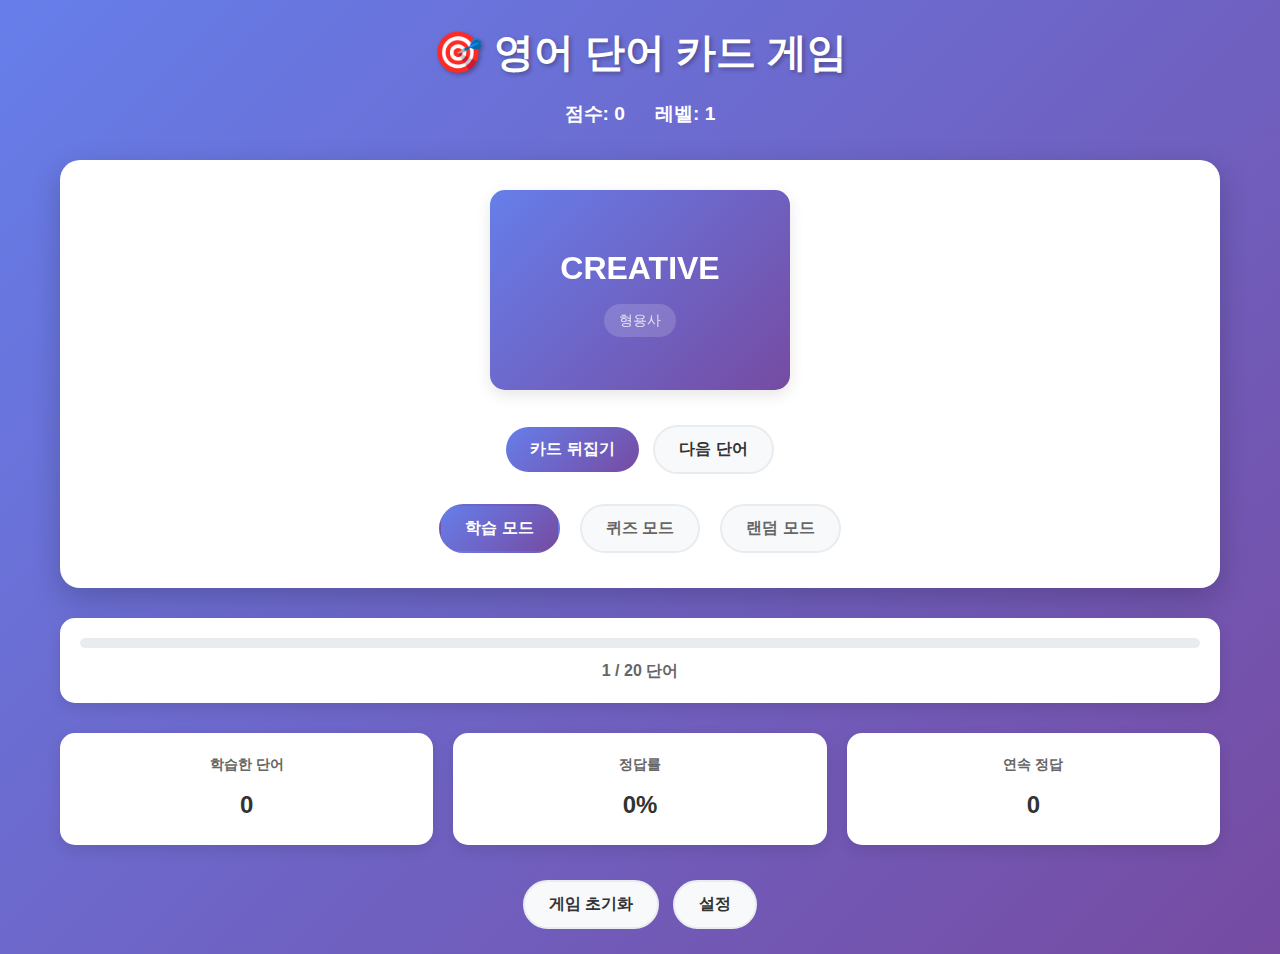
<file: index.html>
<!DOCTYPE html>
<html lang="ko">
<head>
    <meta charset="UTF-8">
    <meta name="viewport" content="width=device-width, initial-scale=1.0">
    <title>영어 단어 카드 게임</title>
    <link rel="stylesheet" href="style.css">
</head>
<body>
    <div class="container">
        <header>
            <h1>🎯 영어 단어 카드 게임</h1>
            <div class="score-board">
                <div class="score">점수: <span id="score">0</span></div>
                <div class="level">레벨: <span id="level">1</span></div>
            </div>
        </header>

        <main>
            <div class="game-area">
                <div class="card-container">
                    <div class="card" id="word-card">
                        <div class="card-front">
                            <h2 id="word-display">HELLO</h2>
                            <p class="word-type" id="word-type">명사</p>
                        </div>
                        <div class="card-back">
                            <h2 id="meaning-display">안녕하세요</h2>
                            <p class="pronunciation" id="pronunciation">[həˈloʊ]</p>
                        </div>
                    </div>
                </div>

                <div class="controls">
                    <button id="flip-btn" class="btn primary">카드 뒤집기</button>
                    <button id="next-btn" class="btn secondary">다음 단어</button>
                </div>

                <div class="quiz-section" id="quiz-section" style="display: none;">
                    <h3>퀴즈 모드</h3>
                    <p id="quiz-question">이 단어의 뜻은 무엇인가요?</p>
                    <div class="quiz-options" id="quiz-options">
                        <!-- 선택지가 여기에 동적으로 추가됩니다 -->
                    </div>
                    <div class="quiz-result" id="quiz-result"></div>
                </div>

                <div class="game-modes">
                    <button id="study-mode" class="btn mode-btn active">학습 모드</button>
                    <button id="quiz-mode" class="btn mode-btn">퀴즈 모드</button>
                    <button id="random-mode" class="btn mode-btn">랜덤 모드</button>
                </div>
            </div>

            <div class="progress-section">
                <div class="progress-bar">
                    <div class="progress-fill" id="progress-fill"></div>
                </div>
                <p class="progress-text">
                    <span id="current-word">1</span> / <span id="total-words">20</span> 단어
                </p>
            </div>

            <div class="stats">
                <div class="stat-item">
                    <h4>학습한 단어</h4>
                    <span id="learned-count">0</span>
                </div>
                <div class="stat-item">
                    <h4>정답률</h4>
                    <span id="accuracy">0%</span>
                </div>
                <div class="stat-item">
                    <h4>연속 정답</h4>
                    <span id="streak">0</span>
                </div>
            </div>
        </main>

        <footer>
            <button id="reset-btn" class="btn secondary">게임 초기화</button>
            <button id="settings-btn" class="btn secondary">설정</button>
        </footer>
    </div>

    <!-- 설정 모달 -->
    <div class="modal" id="settings-modal">
        <div class="modal-content">
            <h3>게임 설정</h3>
            <div class="setting-item">
                <label for="difficulty">난이도:</label>
                <select id="difficulty">
                    <option value="easy">쉬움 (기초 단어)</option>
                    <option value="medium" selected>보통 (중급 단어)</option>
                    <option value="hard">어려움 (고급 단어)</option>
                </select>
            </div>
            <div class="setting-item">
                <label for="card-count">단어 수:</label>
                <select id="card-count">
                    <option value="10">10개</option>
                    <option value="20" selected>20개</option>
                    <option value="50">50개</option>
                </select>
            </div>
            <div class="modal-buttons">
                <button id="save-settings" class="btn primary">저장</button>
                <button id="close-modal" class="btn secondary">닫기</button>
            </div>
        </div>
    </div>

    <script src="script.js"></script>
</body>
</html>
</file>
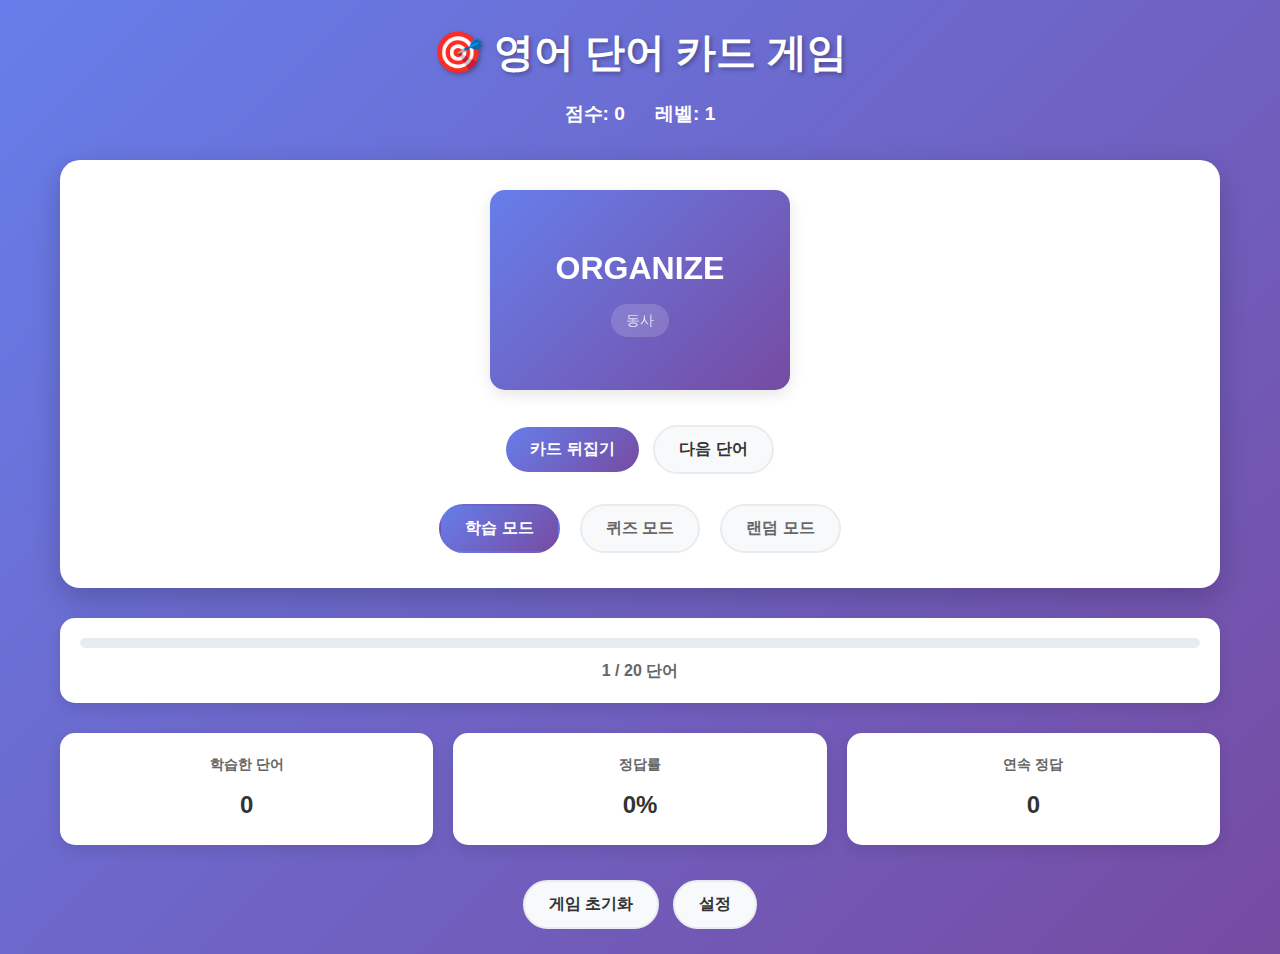
<file: english-card-game.html>
<!DOCTYPE html>
<html lang="ko">
<head>
    <meta charset="UTF-8">
    <meta name="viewport" content="width=device-width, initial-scale=1.0">
    <title>영어 단어 카드 게임</title>
    <link rel="stylesheet" href="style.css">
</head>
<body>
    <div class="container">
        <header>
            <h1>🎯 영어 단어 카드 게임</h1>
            <div class="score-board">
                <div class="score">점수: <span id="score">0</span></div>
                <div class="level">레벨: <span id="level">1</span></div>
            </div>
        </header>

        <main>
            <div class="game-area">
                <div class="card-container">
                    <div class="card" id="word-card">
                        <div class="card-front">
                            <h2 id="word-display">HELLO</h2>
                            <p class="word-type" id="word-type">명사</p>
                        </div>
                        <div class="card-back">
                            <h2 id="meaning-display">안녕하세요</h2>
                            <p class="pronunciation" id="pronunciation">[həˈloʊ]</p>
                        </div>
                    </div>
                </div>

                <div class="controls">
                    <button id="flip-btn" class="btn primary">카드 뒤집기</button>
                    <button id="next-btn" class="btn secondary">다음 단어</button>
                </div>

                <div class="quiz-section" id="quiz-section" style="display: none;">
                    <h3>퀴즈 모드</h3>
                    <p id="quiz-question">이 단어의 뜻은 무엇인가요?</p>
                    <div class="quiz-options" id="quiz-options">
                        <!-- 선택지가 여기에 동적으로 추가됩니다 -->
                    </div>
                    <div class="quiz-result" id="quiz-result"></div>
                </div>

                <div class="game-modes">
                    <button id="study-mode" class="btn mode-btn active">학습 모드</button>
                    <button id="quiz-mode" class="btn mode-btn">퀴즈 모드</button>
                    <button id="random-mode" class="btn mode-btn">랜덤 모드</button>
                </div>
            </div>

            <div class="progress-section">
                <div class="progress-bar">
                    <div class="progress-fill" id="progress-fill"></div>
                </div>
                <p class="progress-text">
                    <span id="current-word">1</span> / <span id="total-words">20</span> 단어
                </p>
            </div>

            <div class="stats">
                <div class="stat-item">
                    <h4>학습한 단어</h4>
                    <span id="learned-count">0</span>
                </div>
                <div class="stat-item">
                    <h4>정답률</h4>
                    <span id="accuracy">0%</span>
                </div>
                <div class="stat-item">
                    <h4>연속 정답</h4>
                    <span id="streak">0</span>
                </div>
            </div>
        </main>

        <footer>
            <button id="reset-btn" class="btn secondary">게임 초기화</button>
            <button id="settings-btn" class="btn secondary">설정</button>
        </footer>
    </div>

    <!-- 설정 모달 -->
    <div class="modal" id="settings-modal">
        <div class="modal-content">
            <h3>게임 설정</h3>
            <div class="setting-item">
                <label for="difficulty">난이도:</label>
                <select id="difficulty">
                    <option value="easy">쉬움 (기초 단어)</option>
                    <option value="medium" selected>보통 (중급 단어)</option>
                    <option value="hard">어려움 (고급 단어)</option>
                </select>
            </div>
            <div class="setting-item">
                <label for="card-count">단어 수:</label>
                <select id="card-count">
                    <option value="10">10개</option>
                    <option value="20" selected>20개</option>
                    <option value="50">50개</option>
                </select>
            </div>
            <div class="modal-buttons">
                <button id="save-settings" class="btn primary">저장</button>
                <button id="close-modal" class="btn secondary">닫기</button>
            </div>
        </div>
    </div>

    <script src="script.js"></script>
</body>
</html>
</file>
<file: style.css>
/* 전체 스타일 */
* {
    margin: 0;
    padding: 0;
    box-sizing: border-box;
}

body {
    font-family: 'Arial', sans-serif;
    background: linear-gradient(135deg, #667eea 0%, #764ba2 100%);
    min-height: 100vh;
    color: #333;
    line-height: 1.6;
}

.container {
    max-width: 1200px;
    margin: 0 auto;
    padding: 20px;
    min-height: 100vh;
    display: flex;
    flex-direction: column;
}

/* 헤더 스타일 */
header {
    text-align: center;
    margin-bottom: 30px;
    color: white;
}

header h1 {
    font-size: 2.5rem;
    margin-bottom: 15px;
    text-shadow: 2px 2px 4px rgba(0,0,0,0.3);
}

.score-board {
    display: flex;
    justify-content: center;
    gap: 30px;
    font-size: 1.2rem;
    font-weight: bold;
}

/* 메인 게임 영역 */
main {
    flex: 1;
    display: flex;
    flex-direction: column;
    gap: 30px;
}

.game-area {
    background: white;
    border-radius: 20px;
    padding: 30px;
    box-shadow: 0 10px 30px rgba(0,0,0,0.2);
    text-align: center;
}

/* 카드 스타일 */
.card-container {
    perspective: 1000px;
    margin-bottom: 30px;
}

.card {
    width: 300px;
    height: 200px;
    margin: 0 auto;
    position: relative;
    transform-style: preserve-3d;
    transition: transform 0.6s;
    cursor: pointer;
}

.card.flipped {
    transform: rotateY(180deg);
}

.card-front, .card-back {
    position: absolute;
    width: 100%;
    height: 100%;
    backface-visibility: hidden;
    border-radius: 15px;
    display: flex;
    flex-direction: column;
    justify-content: center;
    align-items: center;
    padding: 20px;
    box-shadow: 0 5px 15px rgba(0,0,0,0.1);
}

.card-front {
    background: linear-gradient(135deg, #667eea 0%, #764ba2 100%);
    color: white;
}

.card-back {
    background: linear-gradient(135deg, #f093fb 0%, #f5576c 100%);
    color: white;
    transform: rotateY(180deg);
}

.card h2 {
    font-size: 2rem;
    margin-bottom: 10px;
    font-weight: bold;
}

.word-type {
    font-size: 0.9rem;
    opacity: 0.8;
    background: rgba(255,255,255,0.2);
    padding: 5px 15px;
    border-radius: 20px;
}

.pronunciation {
    font-size: 1rem;
    opacity: 0.9;
    font-style: italic;
    margin-top: 10px;
}

/* 버튼 스타일 */
.btn {
    padding: 12px 24px;
    border: none;
    border-radius: 25px;
    font-size: 1rem;
    font-weight: bold;
    cursor: pointer;
    transition: all 0.3s ease;
    margin: 5px;
}

.btn.primary {
    background: linear-gradient(135deg, #667eea 0%, #764ba2 100%);
    color: white;
}

.btn.secondary {
    background: #f8f9fa;
    color: #333;
    border: 2px solid #e9ecef;
}

.btn:hover {
    transform: translateY(-2px);
    box-shadow: 0 5px 15px rgba(0,0,0,0.2);
}

.btn.primary:hover {
    background: linear-gradient(135deg, #5a6fd8 0%, #6a4190 100%);
}

.btn.secondary:hover {
    background: #e9ecef;
}

/* 게임 모드 버튼 */
.game-modes {
    display: flex;
    justify-content: center;
    gap: 10px;
    margin-top: 20px;
}

.mode-btn {
    background: #f8f9fa;
    color: #666;
    border: 2px solid #e9ecef;
}

.mode-btn.active {
    background: linear-gradient(135deg, #667eea 0%, #764ba2 100%);
    color: white;
    border-color: transparent;
}

/* 퀴즈 섹션 */
.quiz-section {
    margin-top: 30px;
    padding: 20px;
    background: #f8f9fa;
    border-radius: 15px;
}

.quiz-section h3 {
    color: #333;
    margin-bottom: 15px;
}

.quiz-options {
    display: grid;
    grid-template-columns: repeat(2, 1fr);
    gap: 10px;
    margin: 20px 0;
}

.quiz-option {
    padding: 15px;
    background: white;
    border: 2px solid #e9ecef;
    border-radius: 10px;
    cursor: pointer;
    transition: all 0.3s ease;
}

.quiz-option:hover {
    border-color: #667eea;
    background: #f0f4ff;
}

.quiz-option.correct {
    background: #d4edda;
    border-color: #28a745;
    color: #155724;
}

.quiz-option.wrong {
    background: #f8d7da;
    border-color: #dc3545;
    color: #721c24;
}

.quiz-result {
    margin-top: 15px;
    font-weight: bold;
    font-size: 1.1rem;
}

/* 진행률 바 */
.progress-section {
    background: white;
    border-radius: 15px;
    padding: 20px;
    box-shadow: 0 5px 15px rgba(0,0,0,0.1);
}

.progress-bar {
    width: 100%;
    height: 10px;
    background: #e9ecef;
    border-radius: 5px;
    overflow: hidden;
    margin-bottom: 10px;
}

.progress-fill {
    height: 100%;
    background: linear-gradient(90deg, #667eea 0%, #764ba2 100%);
    border-radius: 5px;
    transition: width 0.3s ease;
    width: 0%;
}

.progress-text {
    text-align: center;
    font-weight: bold;
    color: #666;
}

/* 통계 */
.stats {
    display: grid;
    grid-template-columns: repeat(3, 1fr);
    gap: 20px;
}

.stat-item {
    background: white;
    padding: 20px;
    border-radius: 15px;
    text-align: center;
    box-shadow: 0 5px 15px rgba(0,0,0,0.1);
}

.stat-item h4 {
    color: #666;
    font-size: 0.9rem;
    margin-bottom: 10px;
}

.stat-item span {
    font-size: 1.5rem;
    font-weight: bold;
    color: #333;
}

/* 푸터 */
footer {
    text-align: center;
    margin-top: 30px;
}

/* 모달 */
.modal {
    display: none;
    position: fixed;
    z-index: 1000;
    left: 0;
    top: 0;
    width: 100%;
    height: 100%;
    background-color: rgba(0,0,0,0.5);
}

.modal-content {
    background-color: white;
    margin: 15% auto;
    padding: 30px;
    border-radius: 15px;
    width: 90%;
    max-width: 500px;
    position: relative;
}

.modal h3 {
    margin-bottom: 20px;
    color: #333;
}

.setting-item {
    margin-bottom: 20px;
}

.setting-item label {
    display: block;
    margin-bottom: 5px;
    font-weight: bold;
    color: #666;
}

.setting-item select {
    width: 100%;
    padding: 10px;
    border: 2px solid #e9ecef;
    border-radius: 8px;
    font-size: 1rem;
}

.modal-buttons {
    display: flex;
    justify-content: flex-end;
    gap: 10px;
    margin-top: 30px;
}

/* 반응형 디자인 */
@media (max-width: 768px) {
    .container {
        padding: 15px;
    }
    
    header h1 {
        font-size: 2rem;
    }
    
    .score-board {
        flex-direction: column;
        gap: 10px;
    }
    
    .card {
        width: 250px;
        height: 160px;
    }
    
    .card h2 {
        font-size: 1.5rem;
    }
    
    .stats {
        grid-template-columns: 1fr;
    }
    
    .quiz-options {
        grid-template-columns: 1fr;
    }
    
    .game-modes {
        flex-direction: column;
        align-items: center;
    }
    
    .mode-btn {
        width: 200px;
    }
}

/* 애니메이션 */
@keyframes fadeIn {
    from { opacity: 0; transform: translateY(20px); }
    to { opacity: 1; transform: translateY(0); }
}

@keyframes pulse {
    0% { transform: scale(1); }
    50% { transform: scale(1.05); }
    100% { transform: scale(1); }
}

.card:hover {
    animation: pulse 0.3s ease;
}

.game-area {
    animation: fadeIn 0.5s ease;
}

/* 성공/실패 효과 */
.success-effect {
    background: linear-gradient(135deg, #28a745 0%, #20c997 100%) !important;
    animation: pulse 0.5s ease;
}

.error-effect {
    background: linear-gradient(135deg, #dc3545 0%, #fd7e14 100%) !important;
    animation: pulse 0.5s ease;
}
</file>
